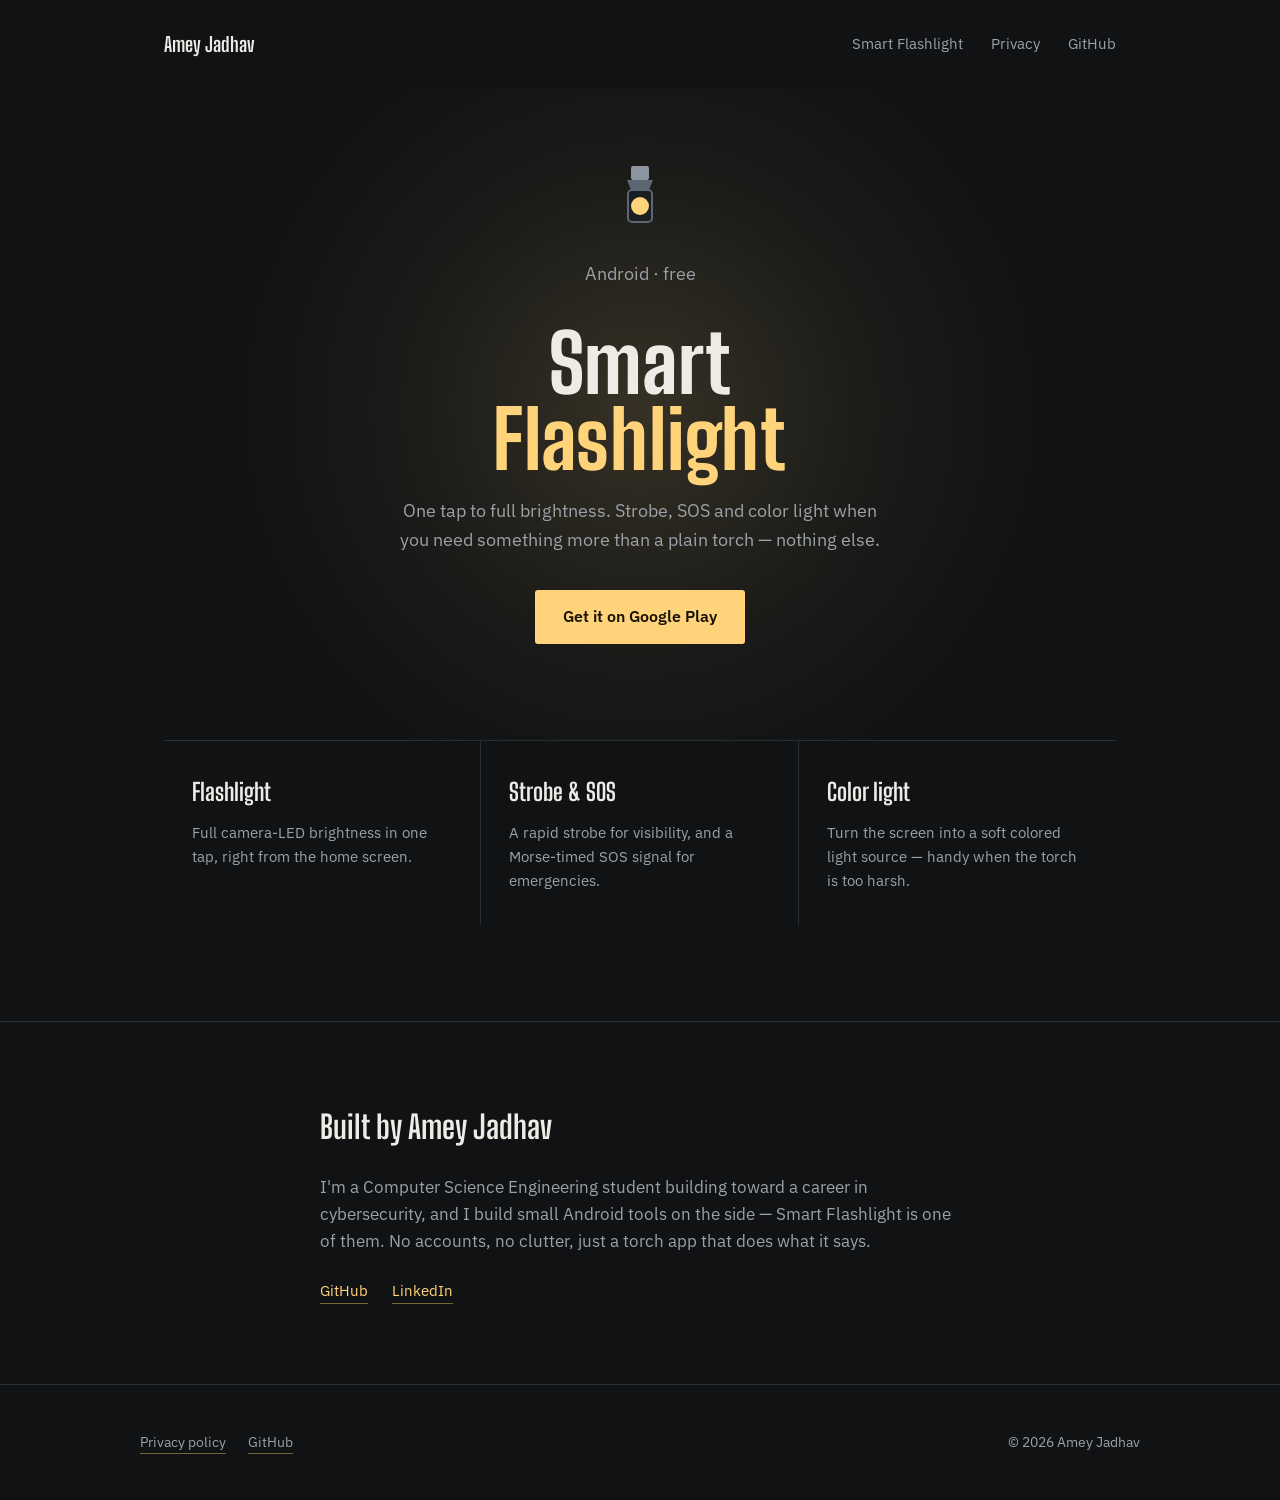
<file: index.html>
<!doctype html>
<html lang="en">
<head>
  <meta charset="utf-8">
  <meta name="viewport" content="width=device-width, initial-scale=1">
  <title>Smart Flashlight — by Amey Jadhav</title>
  <meta name="description" content="Smart Flashlight: a fast, no-clutter torch app with strobe, SOS and color light modes. Built by Amey Jadhav.">
  <link rel="stylesheet" href="style.css">
</head>
<body>

  <nav class="nav">
    <a class="nav__brand" href="https://ameysecops.github.io/Smart_FlashLight/">Amey Jadhav</a>
    <div class="nav__links">
      <a href="#app">Smart Flashlight</a>
      <a href="https://ameysecops.github.io/Smart_FlashLight/privacy.html">Privacy</a>
      <a href="https://github.com/AmeySecOps" target="_blank" rel="noopener">GitHub</a>
    </div>
  </nav>

  <header class="hero" id="app">
    <div class="hero__icon" aria-hidden="true">
      <svg viewBox="0 0 72 72" width="72" height="72" fill="none">
        <rect x="27" y="6" width="18" height="14" rx="2" fill="#8b96a1"/>
        <path d="M23 20h26l-4 10H27l-4-10z" fill="#5b6672"/>
        <rect x="24" y="30" width="24" height="32" rx="4" fill="#1b1e21" stroke="#5b6672" stroke-width="2"/>
        <circle cx="36" cy="46" r="9" fill="#ffd37a"/>
      </svg>
    </div>
    <p class="hero__eyebrow">Android · free</p>
    <h1 class="display">Smart<br><span>Flashlight</span></h1>
    <p>One tap to full brightness. Strobe, SOS and color light when you need something more than a plain torch — nothing else.</p>
    <a class="button" href="https://play.google.com/store/apps/details?id=com.amey.smartflashlight" target="_blank" rel="noopener">Get it on Google Play</a>
  </header>

  <section class="features" aria-label="App features">
    <div class="feature">
      <h3>Flashlight</h3>
      <p>Full camera-LED brightness in one tap, right from the home screen.</p>
    </div>
    <div class="feature">
      <h3>Strobe &amp; SOS</h3>
      <p>A rapid strobe for visibility, and a Morse-timed SOS signal for emergencies.</p>
    </div>
    <div class="feature">
      <h3>Color light</h3>
      <p>Turn the screen into a soft colored light source — handy when the torch is too harsh.</p>
    </div>
  </section>

  <section class="about">
    <div class="about__inner">
      <h2>Built by Amey Jadhav</h2>
      <p>I'm a Computer Science Engineering student building toward a career in cybersecurity, and I build small Android tools on the side — Smart Flashlight is one of them. No accounts, no clutter, just a torch app that does what it says.</p>
      <div class="about__links">
        <a href="https://github.com/AmeySecOps" target="_blank" rel="noopener">GitHub</a>
        <a href="https://www.linkedin.com/in/ameysecops/" target="_blank" rel="noopener">LinkedIn</a>
      </div>
    </div>
  </section>

  <footer class="footer">
    <div class="footer__inner">
      <div class="footer__links">
        <a href="https://ameysecops.github.io/Smart_FlashLight/privacy.html">Privacy policy</a>
        <a href="https://github.com/AmeySecOps" target="_blank" rel="noopener">GitHub</a>
      </div>
      <p class="footer__copy">&copy; 2026 Amey Jadhav</p>
    </div>
  </footer>

</body>
</html>
</file>
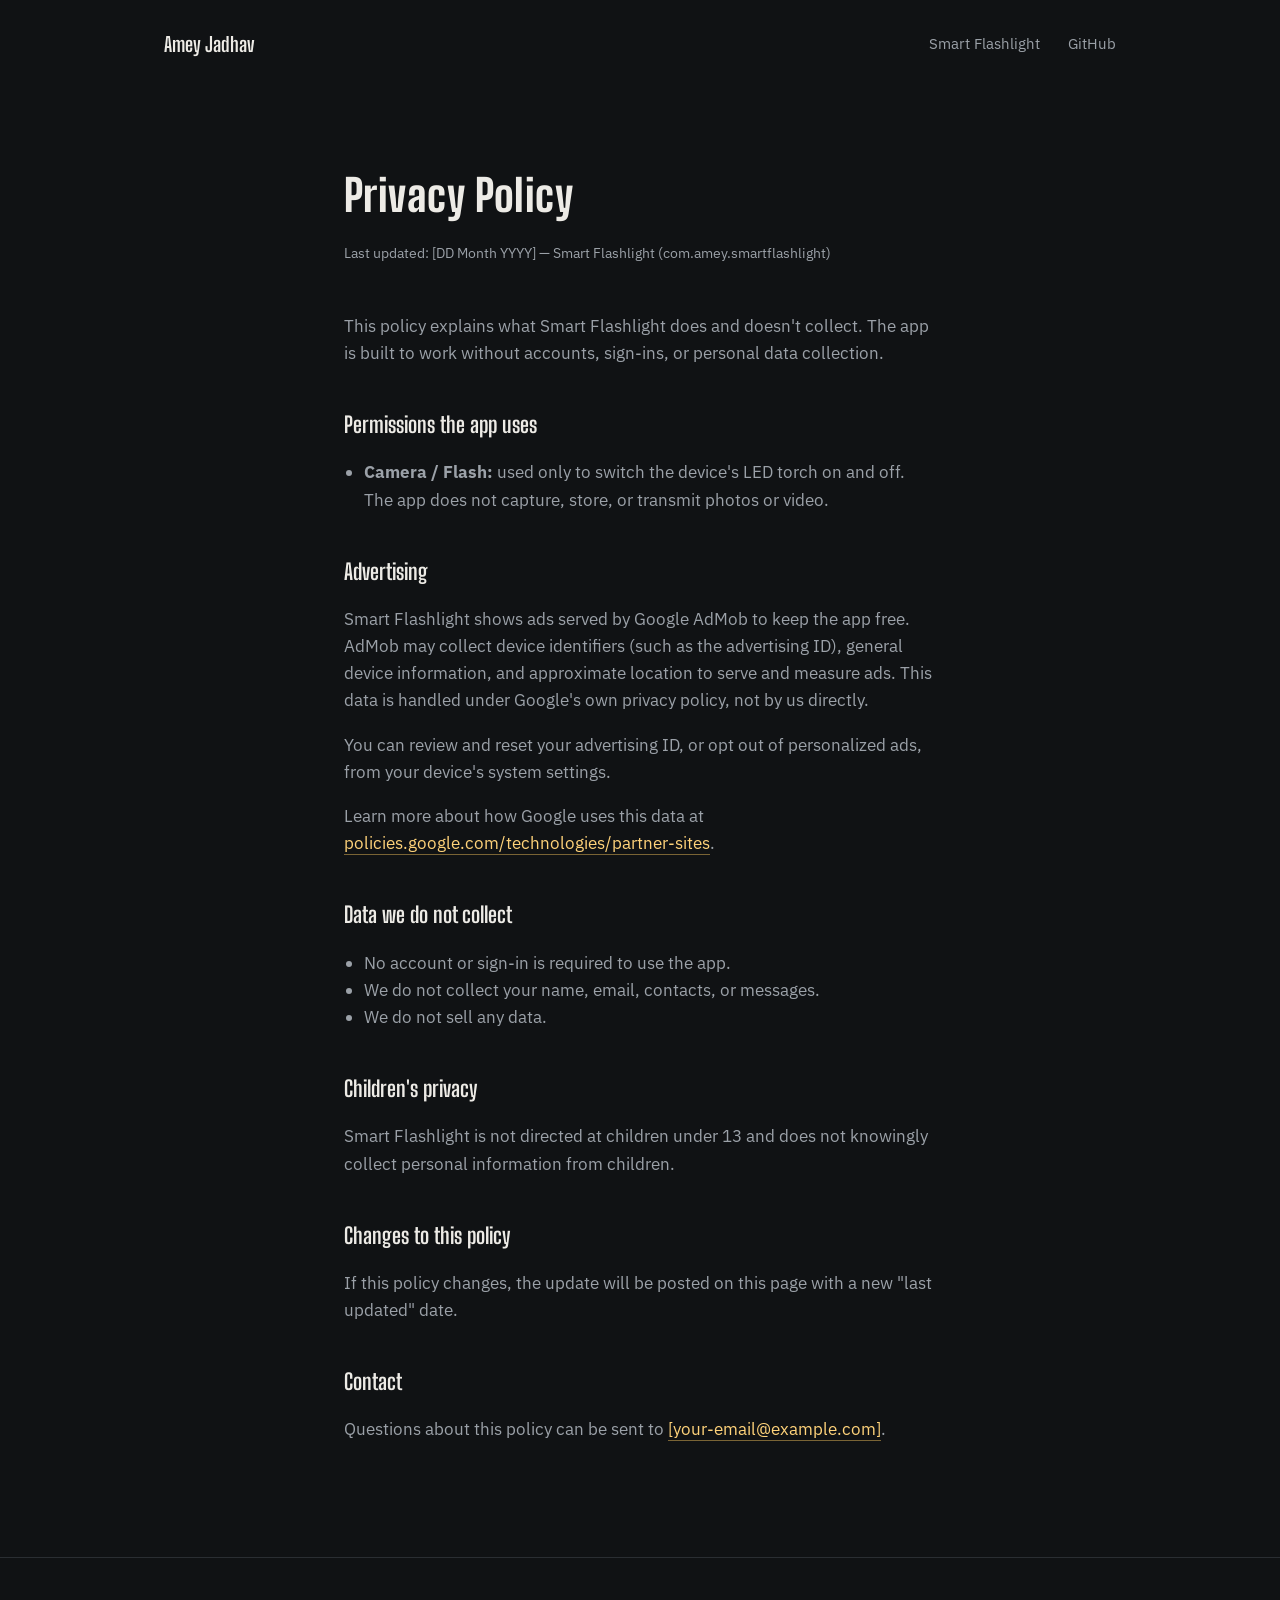
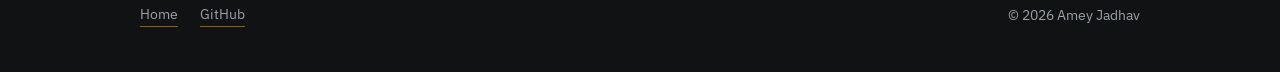
<file: privacy.html>
<!doctype html>
<html lang="en">
<head>
  <meta charset="utf-8">
  <meta name="viewport" content="width=device-width, initial-scale=1">
  <title>Privacy Policy — Smart Flashlight</title>
  <link rel="stylesheet" href="style.css">
</head>
<body>

  <nav class="nav">
    <a class="nav__brand" href="/">Amey Jadhav</a>
    <div class="nav__links">
      <a href="/">Smart Flashlight</a>
      <a href="https://github.com/AmeySecOps" target="_blank" rel="noopener">GitHub</a>
    </div>
  </nav>

  <main class="page">
    <h1 class="display">Privacy Policy</h1>
    <p class="updated">Last updated: [DD Month YYYY] — Smart Flashlight (com.amey.smartflashlight)</p>

    <p>This policy explains what Smart Flashlight does and doesn't collect. The app is built to work without accounts, sign-ins, or personal data collection.</p>

    <h2>Permissions the app uses</h2>
    <ul>
      <li><strong>Camera / Flash:</strong> used only to switch the device's LED torch on and off. The app does not capture, store, or transmit photos or video.</li>
    </ul>

    <h2>Advertising</h2>
    <p>Smart Flashlight shows ads served by Google AdMob to keep the app free. AdMob may collect device identifiers (such as the advertising ID), general device information, and approximate location to serve and measure ads. This data is handled under Google's own privacy policy, not by us directly.</p>
    <p>You can review and reset your advertising ID, or opt out of personalized ads, from your device's system settings.</p>
    <p>Learn more about how Google uses this data at <a href="https://policies.google.com/technologies/partner-sites" target="_blank" rel="noopener">policies.google.com/technologies/partner-sites</a>.</p>

    <h2>Data we do not collect</h2>
    <ul>
      <li>No account or sign-in is required to use the app.</li>
      <li>We do not collect your name, email, contacts, or messages.</li>
      <li>We do not sell any data.</li>
    </ul>

    <h2>Children's privacy</h2>
    <p>Smart Flashlight is not directed at children under 13 and does not knowingly collect personal information from children.</p>

    <h2>Changes to this policy</h2>
    <p>If this policy changes, the update will be posted on this page with a new "last updated" date.</p>

    <h2>Contact</h2>
    <p>Questions about this policy can be sent to <a href="mailto:[your-email@example.com]">[your-email@example.com]</a>.</p>
  </main>

  <footer class="footer">
    <div class="footer__inner">
      <div class="footer__links">
        <a href="/">Home</a>
        <a href="https://github.com/AmeySecOps" target="_blank" rel="noopener">GitHub</a>
      </div>
      <p class="footer__copy">&copy; 2026 Amey Jadhav</p>
    </div>
  </footer>

</body>
</html>
</file>
<file: style.css>
/* Amey Jadhav — developer site. Tokens: housing/beam/steel. */

@import url('https://fonts.googleapis.com/css2?family=Big+Shoulders+Display:wght@600;700;900&family=IBM+Plex+Sans:wght@400;500;600&display=swap');

:root {
  --housing: #101214;
  --panel: #1b1e21;
  --hairline: #2a2e32;
  --beam: #ffd37a;
  --beam-dim: #7a6435;
  --steel: #8b96a1;
  --text: #edebe6;
  --text-muted: #9ba1a8;
  --max-copy: 640px;
  --max-page: 1000px;
}

* {
  box-sizing: border-box;
}

html {
  color-scheme: dark;
}

body {
  margin: 0;
  background: var(--housing);
  color: var(--text);
  font-family: 'IBM Plex Sans', system-ui, sans-serif;
  font-size: 17px;
  line-height: 1.6;
  -webkit-font-smoothing: antialiased;
}

@media (prefers-reduced-motion: reduce) {
  * {
    animation: none !important;
    transition: none !important;
  }
}

a {
  color: var(--beam);
  text-decoration: none;
  border-bottom: 1px solid var(--beam-dim);
}

a:hover,
a:focus-visible {
  border-bottom-color: var(--beam);
}

a:focus-visible,
button:focus-visible {
  outline: 2px solid var(--beam);
  outline-offset: 3px;
}

.display {
  font-family: 'Big Shoulders Display', system-ui, sans-serif;
  font-weight: 800;
  letter-spacing: 0.01em;
}

/* ---------- Nav ---------- */

.nav {
  display: flex;
  align-items: center;
  justify-content: space-between;
  max-width: var(--max-page);
  margin: 0 auto;
  padding: 28px 24px;
}

.nav__brand {
  font-family: 'Big Shoulders Display', system-ui, sans-serif;
  font-weight: 700;
  font-size: 20px;
  color: var(--text);
  border-bottom: none;
}

.nav__links {
  display: flex;
  gap: 28px;
  font-size: 15px;
  color: var(--text-muted);
}

.nav__links a {
  color: var(--text-muted);
  border-bottom: 1px solid transparent;
}

.nav__links a:hover,
.nav__links a:focus-visible {
  color: var(--text);
  border-bottom-color: var(--steel);
}

/* ---------- Hero ---------- */

.hero {
  position: relative;
  padding: 72px 24px 96px;
  text-align: center;
  overflow: hidden;
}

.hero::before {
  content: '';
  position: absolute;
  top: -20%;
  left: 50%;
  width: 900px;
  height: 900px;
  transform: translateX(-50%);
  background: radial-gradient(circle, rgba(255, 211, 122, 0.16) 0%, rgba(255, 211, 122, 0.05) 35%, rgba(16, 18, 20, 0) 65%);
  pointer-events: none;
}

.hero__icon {
  position: relative;
  width: 72px;
  height: 72px;
  margin: 0 auto 28px;
}

.hero__eyebrow {
  position: relative;
  color: var(--text-muted);
  font-size: 15px;
  margin: 0 0 8px;
}

.hero h1 {
  position: relative;
  font-size: clamp(44px, 8vw, 80px);
  line-height: 0.95;
  margin: 0 0 20px;
  color: var(--text);
}

.hero h1 span {
  color: var(--beam);
}

.hero p {
  position: relative;
  max-width: 480px;
  margin: 0 auto 36px;
  color: var(--text-muted);
  font-size: 18px;
}

.button {
  position: relative;
  display: inline-flex;
  align-items: center;
  gap: 10px;
  background: var(--beam);
  color: #1a1305;
  font-weight: 600;
  font-size: 16px;
  padding: 14px 28px;
  border-radius: 3px;
  border-bottom: none;
}

.button:hover,
.button:focus-visible {
  background: #ffdd97;
  border-bottom: none;
}

.button--ghost {
  background: transparent;
  color: var(--text);
  border: 1px solid var(--hairline);
  padding: 13px 27px;
}

.button--ghost:hover,
.button--ghost:focus-visible {
  border-color: var(--steel);
}

/* ---------- Features ---------- */

.features {
  max-width: var(--max-page);
  margin: 0 auto;
  padding: 0 24px 96px;
  display: grid;
  grid-template-columns: repeat(3, 1fr);
}

.feature {
  padding: 32px 28px;
  border-top: 1px solid var(--hairline);
}

.feature:not(:last-child) {
  border-right: 1px solid var(--hairline);
}

.feature h3 {
  font-family: 'Big Shoulders Display', system-ui, sans-serif;
  font-weight: 700;
  font-size: 24px;
  margin: 0 0 10px;
  color: var(--text);
}

.feature p {
  margin: 0;
  color: var(--text-muted);
  font-size: 15px;
}

@media (max-width: 720px) {
  .features {
    grid-template-columns: 1fr;
  }
  .feature {
    border-right: none !important;
  }
}

/* ---------- About ---------- */

.about {
  border-top: 1px solid var(--hairline);
  padding: 80px 24px;
}

.about__inner {
  max-width: var(--max-copy);
  margin: 0 auto;
}

.about h2 {
  font-family: 'Big Shoulders Display', system-ui, sans-serif;
  font-weight: 700;
  font-size: 32px;
  margin: 0 0 20px;
}

.about p {
  color: var(--text-muted);
  margin: 0 0 16px;
}

.about__links {
  display: flex;
  gap: 24px;
  margin-top: 24px;
  font-size: 15px;
}

/* ---------- Footer ---------- */

.footer {
  border-top: 1px solid var(--hairline);
  padding: 32px 24px;
}

.footer__inner {
  max-width: var(--max-page);
  margin: 0 auto;
  display: flex;
  flex-wrap: wrap;
  align-items: center;
  justify-content: space-between;
  gap: 16px;
}

.footer__links {
  display: flex;
  gap: 22px;
  font-size: 14px;
  color: var(--text-muted);
}

.footer__links a {
  color: var(--text-muted);
}

.footer__copy {
  font-size: 14px;
  color: var(--text-muted);
}

/* ---------- Simple pages (privacy policy) ---------- */

.page {
  max-width: var(--max-copy);
  margin: 0 auto;
  padding: 72px 24px 96px;
}

.page h1 {
  font-family: 'Big Shoulders Display', system-ui, sans-serif;
  font-weight: 800;
  font-size: 44px;
  margin: 0 0 12px;
}

.page .updated {
  color: var(--text-muted);
  font-size: 14px;
  margin: 0 0 48px;
}

.page h2 {
  font-family: 'Big Shoulders Display', system-ui, sans-serif;
  font-weight: 700;
  font-size: 22px;
  margin: 40px 0 12px;
}

.page p,
.page li {
  color: var(--text-muted);
}

.page ul {
  padding-left: 20px;
}

.page a {
  color: var(--beam);
}
</file>
